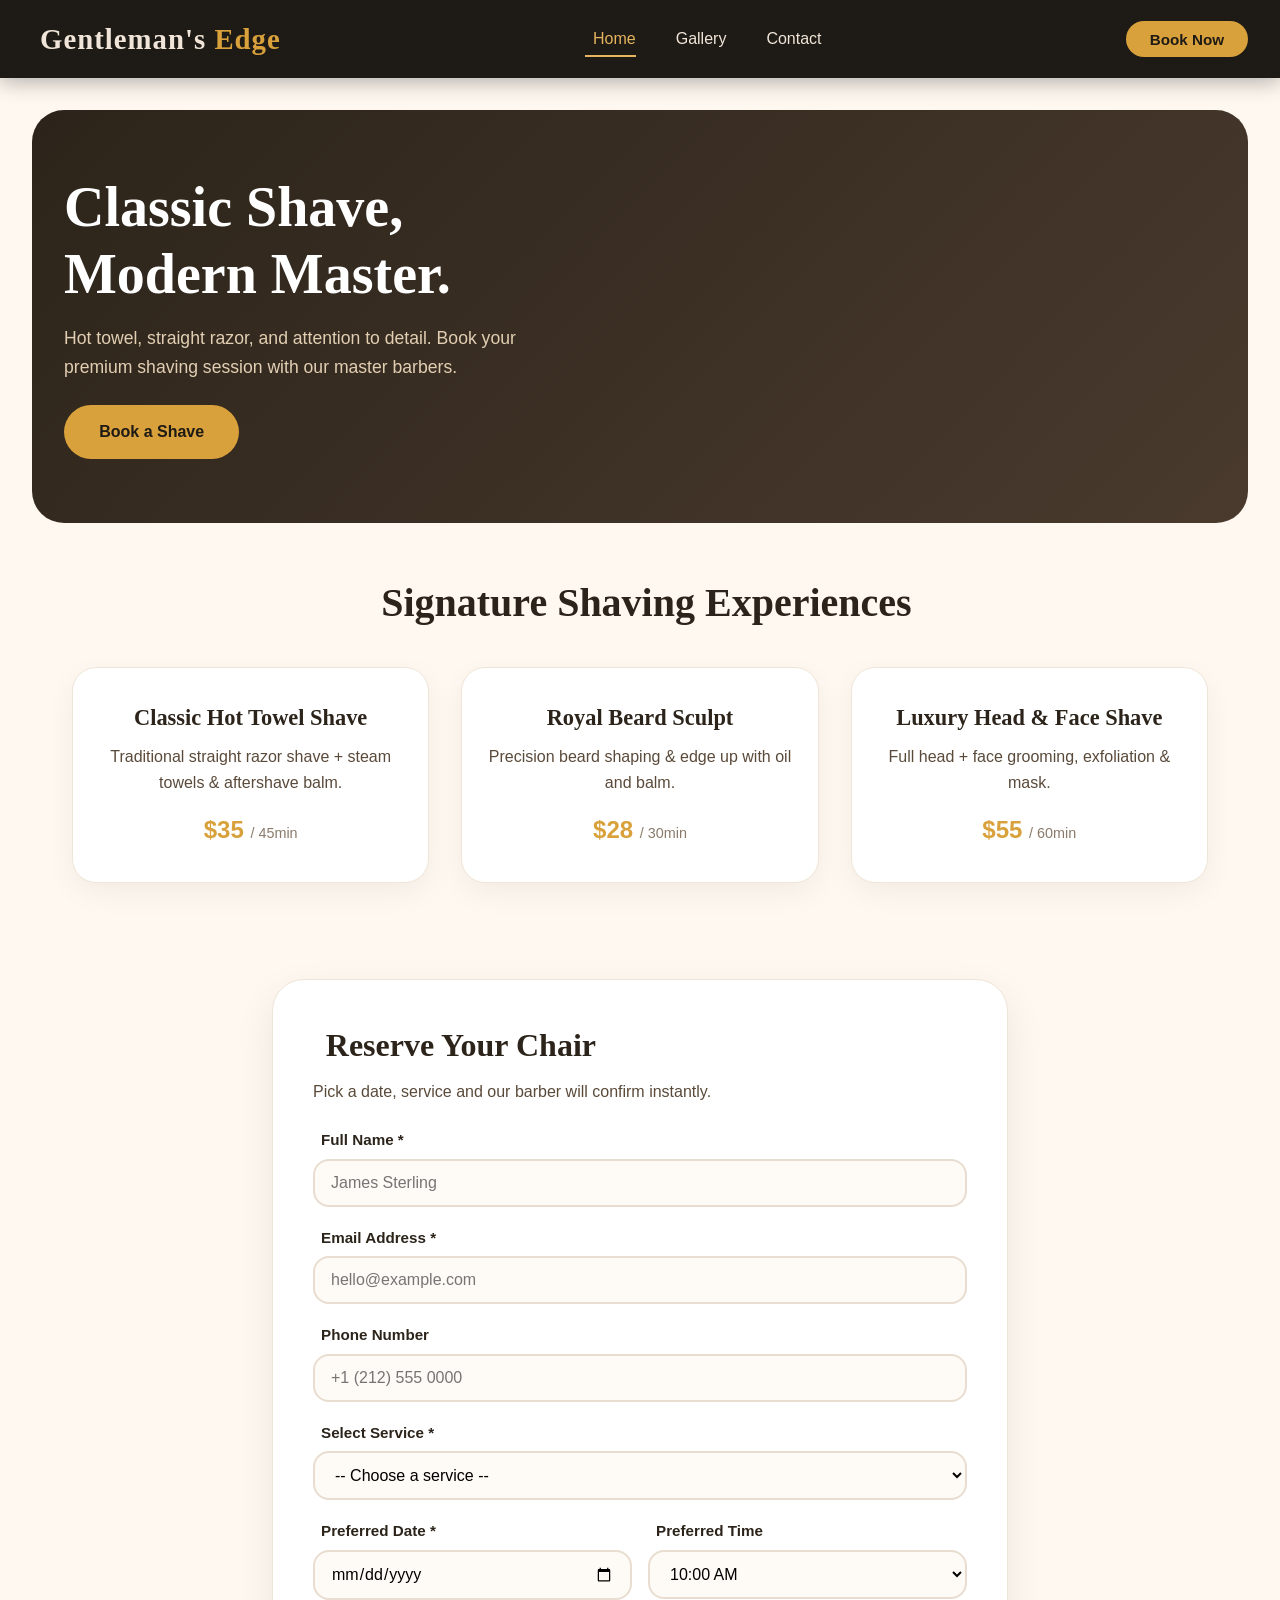
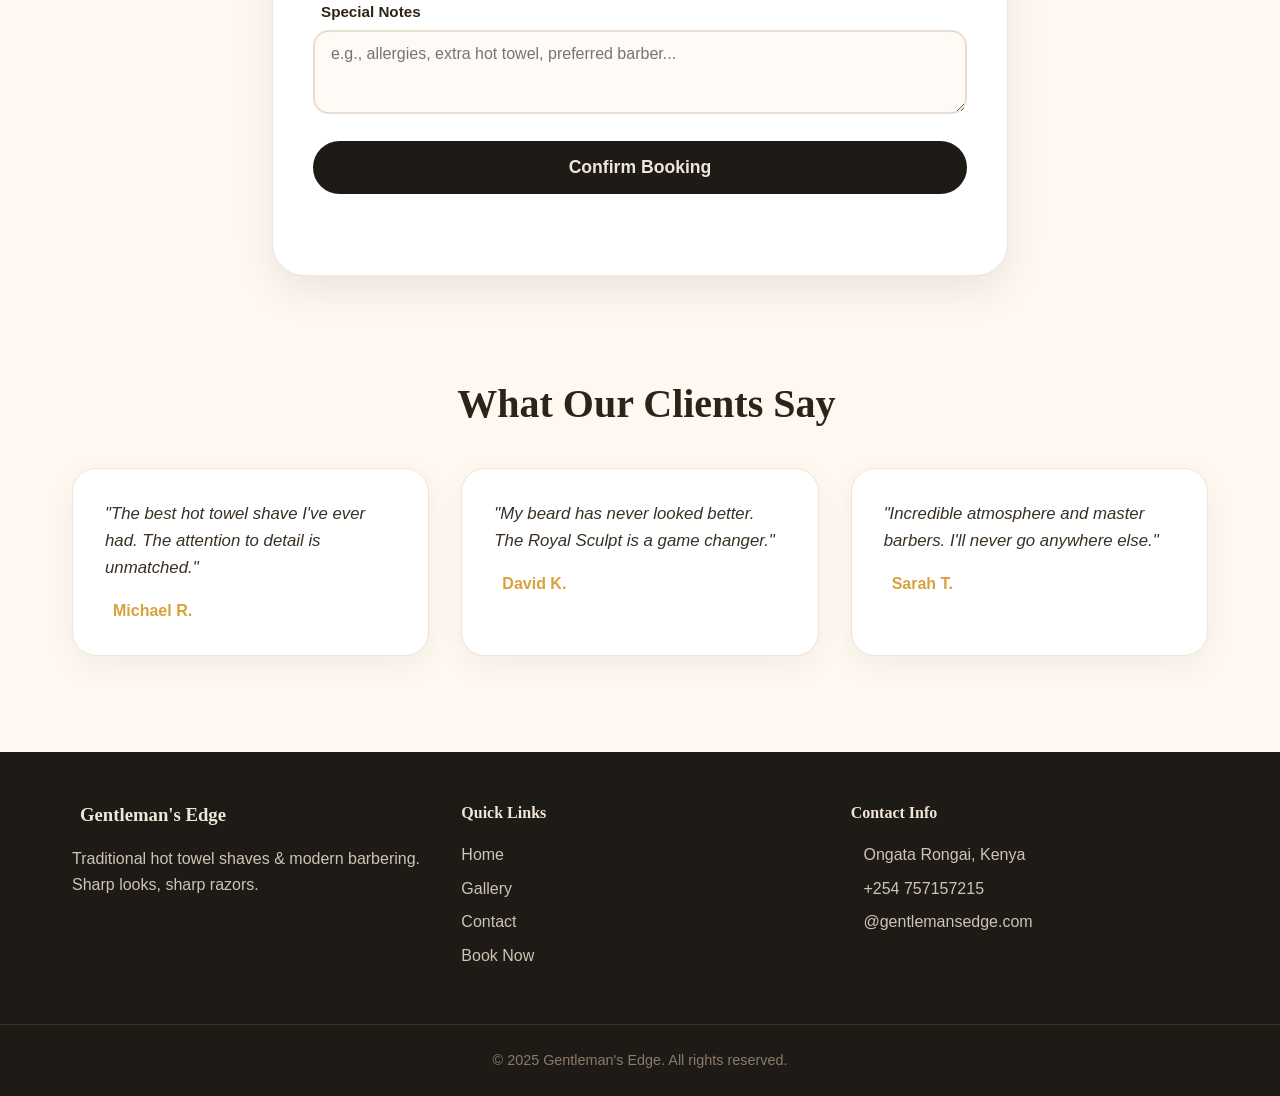
<file: index.html>
<!DOCTYPE html>
<html lang="en">
<head>
    <meta charset="UTF-8">
    <meta name="viewport" content="width=device-width, initial-scale=1.0">
    <title>Gentleman's Edge | Barber & Shaving Studio - Home</title>
    <link rel="stylesheet" href="csslab.css">
</head>
<body>
    <nav class="navbar">
        <div class="logo">
            <i class="fas fa-cut"></i> Gentleman's <span>Edge</span>
        </div>
        <ul class="nav-links">
            <li><a href="index.html" class="active"><i class="fas fa-home"></i> Home</a></li>
            <li><a href="gallery.html"><i class="fas fa-camera-retro"></i> Gallery</a></li>
            <li><a href="contact.html"><i class="fas fa-envelope"></i> Contact</a></li>
        </ul>
        <div class="nav-cta">
            <a href="#booking" class="btn-nav">Book Now</a>
        </div>
    </nav>

    <header class="hero">
        <div class="hero-content">
            <h1>Classic Shave, <br>Modern Master.</h1>
            <p>Hot towel, straight razor, and attention to detail. Book your premium shaving session with our master barbers.</p>
            <a href="#booking" class="btn btn-primary"><i class="fas fa-calendar-check"></i> Book a Shave</a>
        </div>
        <div class="hero-icon">
            <i class="fas fa-razor"></i>
        </div>
    </header>

    <section class="services">
        <h2><i class="fas fa-scroll"></i> Signature Shaving Experiences</h2>
        <div class="service-grid">
            <div class="service-card">
                <i class="fas fa-cut"></i>
                <h3>Classic Hot Towel Shave</h3>
                <p>Traditional straight razor shave + steam towels & aftershave balm.</p>
                <div class="price">$35 <span>/ 45min</span></div>
            </div>
            <div class="service-card">
                <i class="fas fa-beard"></i>
                <h3>Royal Beard Sculpt</h3>
                <p>Precision beard shaping & edge up with oil and balm.</p>
                <div class="price">$28 <span>/ 30min</span></div>
            </div>
            <div class="service-card">
                <i class="fas fa-spa"></i>
                <h3>Luxury Head & Face Shave</h3>
                <p>Full head + face grooming, exfoliation & mask.</p>
                <div class="price">$55 <span>/ 60min</span></div>
            </div>
        </div>
    </section>

    <section class="booking-section" id="booking">
        <div class="booking-card">
            <h2><i class="fas fa-calendar-check"></i> Reserve Your Chair</h2>
            <p>Pick a date, service and our barber will confirm instantly.</p>
            <form id="bookingForm" onsubmit="return storeBooking()">
                <div class="form-group">
                    <label for="fullName"><i class="fas fa-user"></i> Full Name *</label>
                    <input type="text" id="fullName" placeholder="James Sterling" required>
                </div>
                <div class="form-group">
                    <label for="emailAddr"><i class="fas fa-envelope"></i> Email Address *</label>
                    <input type="email" id="emailAddr" placeholder="hello@example.com" required>
                </div>
                <div class="form-group">
                    <label for="phoneNum"><i class="fas fa-phone"></i> Phone Number</label>
                    <input type="tel" id="phoneNum" placeholder="+1 (212) 555 0000">
                </div>
                <div class="form-group">
                    <label for="serviceChoice"><i class="fas fa-scissors"></i> Select Service *</label>
                    <select id="serviceChoice" required>
                        <option value="">-- Choose a service --</option>
                        <option>Classic Hot Towel Shave - $35</option>
                        <option>Royal Beard Sculpt - $28</option>
                        <option>Luxury Head & Face Shave - $55</option>
                    </select>
                </div>
                <div class="form-row">
                    <div class="form-group half">
                        <label for="sessionDate"><i class="fas fa-calendar-day"></i> Preferred Date *</label>
                        <input type="date" id="sessionDate" required>
                    </div>
                    <div class="form-group half">
                        <label for="timeSlot"><i class="fas fa-clock"></i> Preferred Time</label>
                        <select id="timeSlot">
                            <option>10:00 AM</option>
                            <option>11:30 AM</option>
                            <option>1:00 PM</option>
                            <option>2:30 PM</option>
                            <option>4:00 PM</option>
                            <option>5:30 PM</option>
                        </select>
                    </div>
                </div>
                <div class="form-group">
                    <label for="notes"><i class="fas fa-pencil-alt"></i> Special Notes</label>
                    <textarea id="notes" rows="3" placeholder="e.g., allergies, extra hot towel, preferred barber..."></textarea>
                </div>
                <button type="submit" class="btn btn-submit"><i class="fas fa-check-circle"></i> Confirm Booking</button>
                <div id="bookingStatusMsg"></div>
            </form>
        </div>
    </section>

    <section class="testimonials">
        <h2><i class="fas fa-quote-left"></i> What Our Clients Say</h2>
        <div class="testimonial-grid">
            <div class="testimonial-card">
                <p>"The best hot towel shave I've ever had. The attention to detail is unmatched."</p>
                <div class="client"><i class="fas fa-user-circle"></i> Michael R.</div>
            </div>
            <div class="testimonial-card">
                <p>"My beard has never looked better. The Royal Sculpt is a game changer."</p>
                <div class="client"><i class="fas fa-user-circle"></i> David K.</div>
            </div>
            <div class="testimonial-card">
                <p>"Incredible atmosphere and master barbers. I'll never go anywhere else."</p>
                <div class="client"><i class="fas fa-user-circle"></i> Sarah T.</div>
            </div>
        </div>
    </section>

    <footer class="footer">
        <div class="footer-content">
            <div class="footer-section">
                <h3><i class="fas fa-cut"></i> Gentleman's Edge</h3>
                <p>Traditional hot towel shaves & modern barbering. Sharp looks, sharp razors.</p>
            </div>
            <div class="footer-section">
                <h4>Quick Links</h4>
                <ul>
                    <li><a href="index.html">Home</a></li>
                    <li><a href="gallery.html">Gallery</a></li>
                    <li><a href="contact.html">Contact</a></li>
                    <li><a href="#booking">Book Now</a></li>
                </ul>
            </div>
            <div class="footer-section">
                <h4>Contact Info</h4>
                <p><i class="fas fa-map-marker-alt"></i> Ongata Rongai, Kenya</p>
                <p><i class="fas fa-phone"></i> +254 757157215</p>
                <p><i class="fas fa-envelope"></i> @gentlemansedge.com</p>
            </div>
        </div>
        <div class="footer-bottom">
            <p>&copy; 2025 Gentleman's Edge. All rights reserved.</p>
        </div>
    </footer>

    
    <script src="script.js"></script>
</body>
</html>
</file>
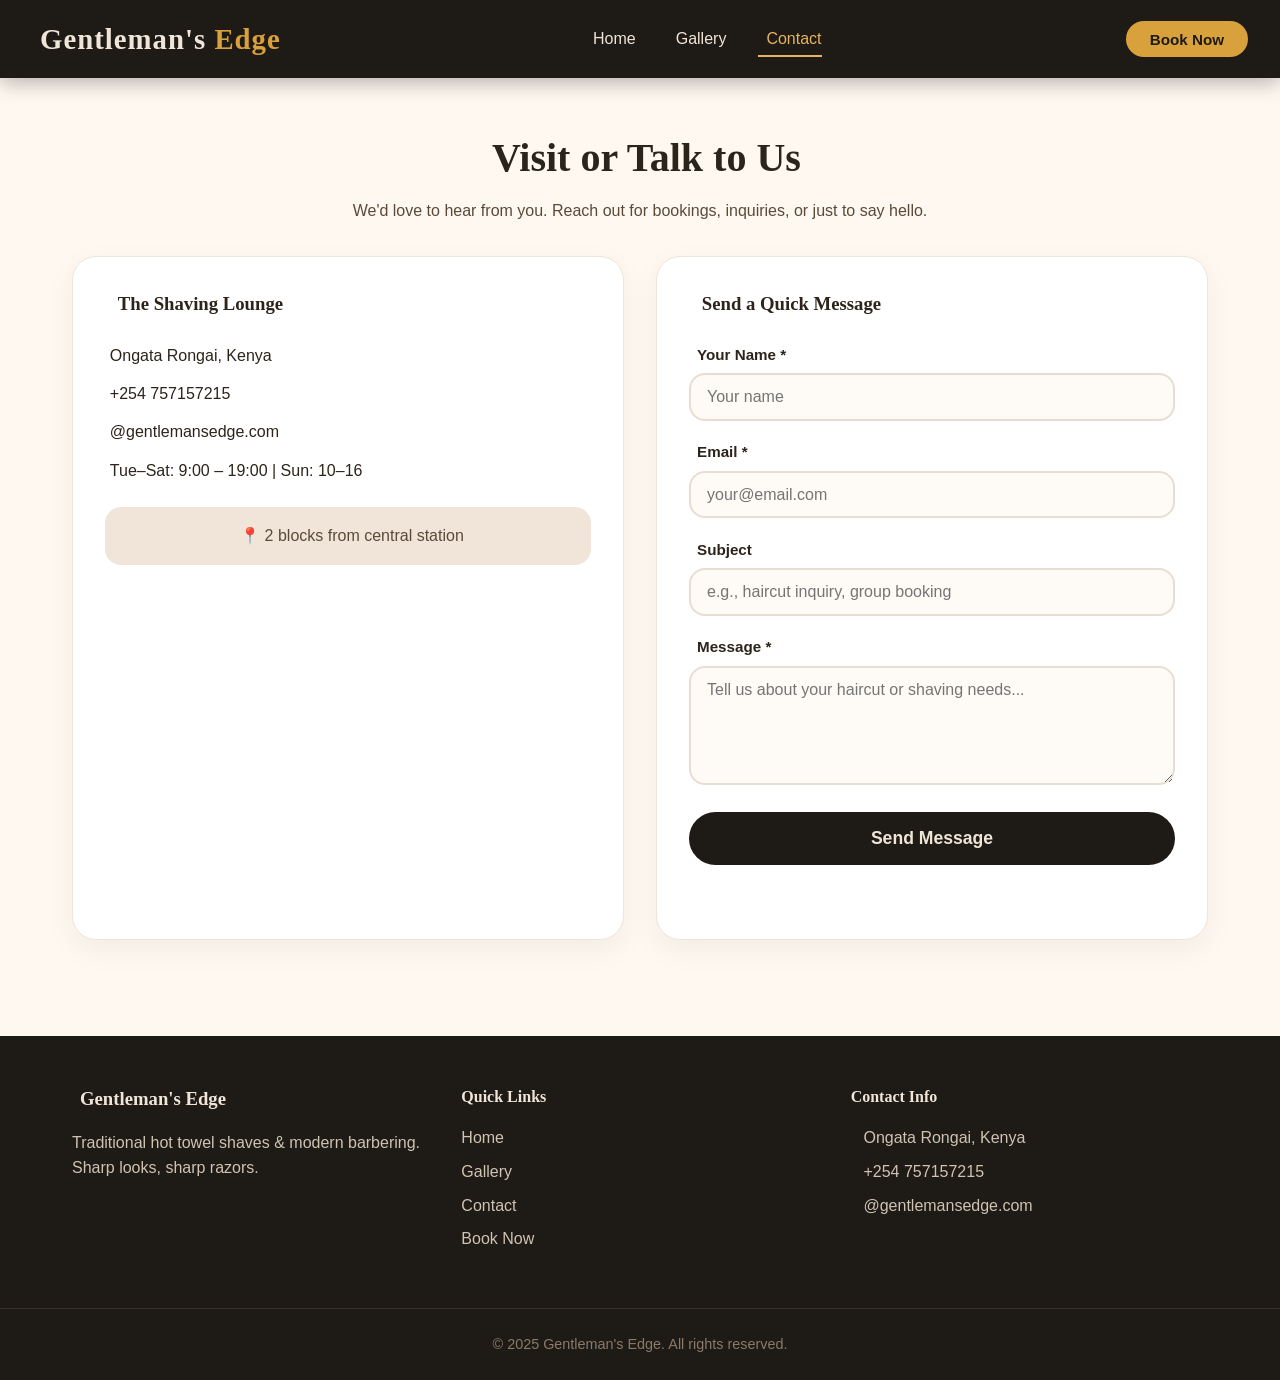
<file: contact.html>
<!DOCTYPE html>
<html lang="en">
<head>
    <meta charset="UTF-8">
    <meta name="viewport" content="width=device-width, initial-scale=1.0">
    <title>Gentleman's Edge | Contact</title>
    <link rel="stylesheet" href="csslab.css">
</head>
<body>

    <nav class="navbar">
        <div class="logo">
            <i class="fas fa-cut"></i> Gentleman's <span>Edge</span>
        </div>
        <ul class="nav-links">
            <li><a href="index.html"><i class="fas fa-home"></i> Home</a></li>
            <li><a href="gallery.html"><i class="fas fa-camera-retro"></i> Gallery</a></li>
            <li><a href="contact.html" class="active"><i class="fas fa-envelope"></i> Contact</a></li>
        </ul>
        <div class="nav-cta">
            <a href="index.html#booking" class="btn-nav">Book Now</a>
        </div>
    </nav>

    <section class="contact-section">
        <h2><i class="fas fa-address-card"></i> Visit or Talk to Us</h2>
        <p style="text-align: center; color: #5a4a3a; margin-bottom: 2rem;">We'd love to hear from you. Reach out for bookings, inquiries, or just to say hello.</p>
        
        <div class="contact-grid">
            <div class="contact-info-card">
                <h3><i class="fas fa-map-marker-alt"></i> The Shaving Lounge</h3>
                <p><i class="fas fa-map-pin"></i> Ongata Rongai, Kenya</p>
                <p><i class="fas fa-phone"></i> +254 757157215</p>
                <p><i class="fas fa-envelope"></i> @gentlemansedge.com</p>
                <p><i class="fas fa-clock"></i> Tue–Sat: 9:00 – 19:00 | Sun: 10–16</p>
                <div class="map-placeholder">
                    <i class="fas fa-map"></i> 📍 2 blocks from central station
                </div>
                
            </div>
            <div class="contact-form-card">
                <h3><i class="fas fa-paper-plane"></i> Send a Quick Message</h3>
                <form id="contactForm" onsubmit="return storeContactMessage()">
                    <div class="form-group">
                        <label for="contactName"><i class="fas fa-user"></i> Your Name *</label>
                        <input type="text" id="contactName" placeholder="Your name" required>
                    </div>
                    <div class="form-group">
                        <label for="contactEmail"><i class="fas fa-envelope"></i> Email *</label>
                        <input type="email" id="contactEmail" placeholder="your@email.com" required>
                    </div>
                    <div class="form-group">
                        <label for="contactSubject"><i class="fas fa-tag"></i> Subject</label>
                        <input type="text" id="contactSubject" placeholder="e.g., haircut inquiry, group booking">
                    </div>
                    <div class="form-group">
                        <label for="contactMsg"><i class="fas fa-pencil-alt"></i> Message *</label>
                        <textarea id="contactMsg" rows="5" placeholder="Tell us about your haircut or shaving needs..." required></textarea>
                    </div>
                    <button type="submit" class="btn btn-submit"><i class="fas fa-paper-plane"></i> Send Message</button>
                    <div id="contactStatusMsg" style="margin-top: 1rem;"></div>
                </form>
            </div>
        </div>
    </section>

    <footer class="footer">
        <div class="footer-content">
            <div class="footer-section">
                <h3><i class="fas fa-cut"></i> Gentleman's Edge</h3>
                <p>Traditional hot towel shaves & modern barbering. Sharp looks, sharp razors.</p>
            </div>
            <div class="footer-section">
                <h4>Quick Links</h4>
                <ul>
                    <li><a href="index.html">Home</a></li>
                    <li><a href="gallery.html">Gallery</a></li>
                    <li><a href="contact.html">Contact</a></li>
                    <li><a href="index.html#booking">Book Now</a></li>
                </ul>
            </div>
            <div class="footer-section">
                <h4>Contact Info</h4>
                <p><i class="fas fa-map-marker-alt"></i> Ongata Rongai, Kenya</p>
                <p><i class="fas fa-phone"></i> +254 757157215</p>
                <p><i class="fas fa-envelope"></i>@gentlemansedge.com</p>
            </div>
        </div>
        <div class="footer-bottom">
            <p>&copy; 2025 Gentleman's Edge. All rights reserved.</p>
        </div>
    </footer>

    <script src="script.js"></script>
</body>
</html>
</file>
<file: csslab.css>
* {
    margin: 0;
    padding: 0;
    box-sizing: border-box;
}

body {
    font-family: 'Inter', sans-serif;
    background: #fef8f0;
    color: #2c241a;
    line-height: 1.6;
}

h1, h2, h3, h4, .logo {
    font-family: 'Playfair Display', serif;
}

a {
    text-decoration: none;
    color: inherit;
}

/* ===== NAVIGATION BAR (Flexbox) ===== */
.navbar {
    background: #1e1a15;
    color: #f0e5d8;
    padding: 1rem 2rem;
    display: flex;
    justify-content: space-between;
    align-items: center;
    flex-wrap: wrap;
    gap: 1rem;
    position: sticky;
    top: 0;
    z-index: 1000;
    box-shadow: 0 4px 20px rgba(0,0,0,0.3);
}

.logo {
    font-size: 1.8rem;
    font-weight: 700;
    letter-spacing: 1px;
}
.logo span {
    color: #d9a13b;
}
.logo i {
    color: #d9a13b;
    margin-right: 0.5rem;
}

.nav-links {
    display: flex;
    list-style: none;
    gap: 2rem;
    align-items: center;
}
.nav-links a {
    color: #f0e5d8;
    font-weight: 500;
    padding: 0.5rem 0;
    transition: 0.3s;
    border-bottom: 2px solid transparent;
    font-size: 1rem;
}
.nav-links a:hover,
.nav-links a.active {
    color: #e6b45e;
    border-bottom-color: #e6b45e;
}
.nav-links a i {
    margin-right: 0.5rem;
}

.btn-nav {
    background: #d9a13b;
    color: #1e1a15;
    padding: 0.6rem 1.5rem;
    border-radius: 30px;
    font-weight: 600;
    transition: 0.3s;
    font-size: 0.95rem;
}
.btn-nav:hover {
    background: #c2862a;
    transform: scale(1.05);
}

/* ===== BUTTONS ===== */
.btn {
    display: inline-block;
    padding: 0.9rem 2.2rem;
    border-radius: 40px;
    font-weight: 600;
    transition: 0.3s;
    border: none;
    cursor: pointer;
    font-family: 'Inter', sans-serif;
}
.btn-primary {
    background: #d9a13b;
    color: #1e1a15;
}
.btn-primary:hover {
    background: #c2862a;
    transform: translateY(-2px);
    box-shadow: 0 8px 25px rgba(217, 161, 59, 0.3);
}
.btn-submit {
    background: #1e1a15;
    color: #f0e5d8;
    width: 100%;
    padding: 1rem;
    font-size: 1.1rem;
}
.btn-submit:hover {
    background: #3a2f24;
    transform: translateY(-2px);
    box-shadow: 0 8px 25px rgba(0,0,0,0.2);
}

/* ===== HERO SECTION ===== */
.hero {
    background: linear-gradient(135deg, #2c241a 0%, #4a3a2e 100%);
    color: white;
    padding: 4rem 2rem;
    margin: 2rem 2rem 0;
    border-radius: 2rem;
    display: flex;
    justify-content: space-between;
    align-items: center;
    flex-wrap: wrap;
    gap: 2rem;
}
.hero-content {
    flex: 1;
    min-width: 280px;
}
.hero-content h1 {
    font-size: 3.5rem;
    line-height: 1.2;
    margin-bottom: 1rem;
}
.hero-content p {
    font-size: 1.1rem;
    color: #e2cfb3;
    max-width: 500px;
    margin-bottom: 1.5rem;
}
.hero-icon {
    font-size: 6rem;
    color: #d9a13b;
    opacity: 0.8;
    animation: float 3s ease-in-out infinite;
}
@keyframes float {
    0%, 100% { transform: translateY(0); }
    50% { transform: translateY(-15px); }
}

/* ===== SERVICES ===== */
.services {
    padding: 3rem 2rem;
    max-width: 1200px;
    margin: 0 auto;
}
.services h2 {
    text-align: center;
    font-size: 2.5rem;
    margin-bottom: 2rem;
    color: #2c241a;
}
.services h2 i {
    color: #d9a13b;
    margin-right: 0.8rem;
}

.service-grid {
    display: grid;
    grid-template-columns: repeat(auto-fit, minmax(280px, 1fr));
    gap: 2rem;
}
.service-card {
    background: white;
    border-radius: 1.5rem;
    padding: 2rem 1.5rem;
    text-align: center;
    box-shadow: 0 10px 30px rgba(0,0,0,0.05);
    transition: 0.3s;
    border: 1px solid #f0e5d8;
}
.service-card:hover {
    transform: translateY(-8px);
    box-shadow: 0 20px 40px rgba(0,0,0,0.1);
}
.service-card i {
    font-size: 3rem;
    color: #d9a13b;
    margin-bottom: 1rem;
}
.service-card h3 {
    font-size: 1.4rem;
    margin-bottom: 0.5rem;
}
.service-card p {
    color: #5a4a3a;
    margin-bottom: 1rem;
}
.price {
    font-size: 1.5rem;
    font-weight: 700;
    color: #d9a13b;
}
.price span {
    font-size: 0.9rem;
    font-weight: 400;
    color: #8a7a6a;
}

/* ===== BOOKING SECTION ===== */
.booking-section {
    padding: 3rem 2rem;
    max-width: 800px;
    margin: 0 auto;
}
.booking-card {
    background: white;
    border-radius: 2rem;
    padding: 2.5rem;
    box-shadow: 0 15px 40px rgba(0,0,0,0.08);
    border: 1px solid #f0e5d8;
}
.booking-card h2 {
    font-size: 2rem;
    margin-bottom: 0.5rem;
}
.booking-card h2 i {
    color: #d9a13b;
    margin-right: 0.8rem;
}
.booking-card > p {
    color: #5a4a3a;
    margin-bottom: 1.5rem;
}

/* ===== FORMS ===== */
.form-group {
    margin-bottom: 1.2rem;
}
.form-group label {
    display: block;
    font-weight: 600;
    margin-bottom: 0.4rem;
    font-size: 0.95rem;
}
.form-group label i {
    color: #d9a13b;
    margin-right: 0.5rem;
    width: 1.2rem;
}
.form-group input,
.form-group select,
.form-group textarea {
    width: 100%;
    padding: 0.8rem 1rem;
    border: 2px solid #e8ddd0;
    border-radius: 1rem;
    background: #fefaf5;
    font-family: 'Inter', sans-serif;
    transition: 0.3s;
    font-size: 1rem;
}
.form-group input:focus,
.form-group select:focus,
.form-group textarea:focus {
    outline: none;
    border-color: #d9a13b;
    box-shadow: 0 0 0 4px rgba(217, 161, 59, 0.1);
}
.form-group textarea {
    resize: vertical;
    min-height: 80px;
}

.form-row {
    display: grid;
    grid-template-columns: 1fr 1fr;
    gap: 1rem;
}
.form-group.half {
    margin-bottom: 0;
}

#bookingStatusMsg,
#contactStatusMsg {
    margin-top: 1rem;
    padding: 0.8rem;
    border-radius: 1rem;
    font-weight: 500;
}
.msg-success {
    background: #e8f5e8;
    color: #1a6e1a;
    border-left: 4px solid #2b7a2b;
}
.msg-error {
    background: #fde8e8;
    color: #a13333;
    border-left: 4px solid #b33;
}

/* ===== TESTIMONIALS ===== */
.testimonials {
    padding: 3rem 2rem;
    max-width: 1200px;
    margin: 0 auto;
}
.testimonials h2 {
    text-align: center;
    font-size: 2.5rem;
    margin-bottom: 2rem;
}
.testimonials h2 i {
    color: #d9a13b;
    margin-right: 0.8rem;
}

.testimonial-grid {
    display: grid;
    grid-template-columns: repeat(auto-fit, minmax(280px, 1fr));
    gap: 2rem;
}
.testimonial-card {
    background: white;
    padding: 2rem;
    border-radius: 1.5rem;
    box-shadow: 0 10px 30px rgba(0,0,0,0.05);
    border: 1px solid #f0e5d8;
    transition: 0.3s;
}
.testimonial-card:hover {
    transform: translateY(-5px);
    box-shadow: 0 15px 35px rgba(0,0,0,0.1);
}
.testimonial-card p {
    font-style: italic;
    font-size: 1.05rem;
    margin-bottom: 1rem;
    color: #3a3025;
}
.testimonial-card .client {
    font-weight: 600;
    color: #d9a13b;
}
.testimonial-card .client i {
    margin-right: 0.5rem;
}

/* ===== GALLERY SECTION ===== */
.gallery-section {
    padding: 3rem 2rem;
    max-width: 1200px;
    margin: 0 auto;
}
.gallery-section h2 {
    text-align: center;
    font-size: 2.5rem;
    margin-bottom: 0.5rem;
}
.gallery-section h2 i {
    color: #d9a13b;
    margin-right: 0.8rem;
}

.gallery-grid {
    display: grid;
    grid-template-columns: repeat(auto-fit, minmax(280px, 1fr));
    gap: 2rem;
}

/* ===== FLIP CARDS ===== */
.flip-card {
    background-color: transparent;
    height: 340px;
    perspective: 1000px;
    cursor: pointer;
}

.flip-card-inner {
    position: relative;
    width: 100%;
    height: 100%;
    transition: transform 0.6s;
    transform-style: preserve-3d;
}

.flip-card:hover .flip-card-inner {
    transform: rotateY(180deg);
}

.flip-card-front, .flip-card-back {
    position: absolute;
    width: 100%;
    height: 100%;
    backface-visibility: hidden;
    border-radius: 1.5rem;
    overflow: hidden;
    box-shadow: 0 10px 30px rgba(0,0,0,0.1);
}

.flip-card-front {
    background: white;
    border: 1px solid #f0e5d8;
}

.flip-card-front img {
    width: 100%;
    height: 250px;
    object-fit: cover;
    display: block;
}

.card-caption {
    padding: 1rem;
    text-align: center;
    background: white;
}
.card-caption h3 {
    font-size: 1.1rem;
    color: #2c241a;
}

.flip-card-back {
    background: #1e1a15;
    color: #f0e5d8;
    transform: rotateY(180deg);
    padding: 1.5rem;
    display: flex;
    align-items: center;
    justify-content: center;
}

.card-back-content {
    text-align: center;
    padding: 0.5rem;
}
.card-back-content i {
    font-size: 3rem;
    color: #d9a13b;
    margin-bottom: 1rem;
    display: block;
}
.card-back-content h3 {
    font-size: 1.4rem;
    margin-bottom: 0.5rem;
    color: #e6b45e;
}
.card-back-content p {
    color: #cfc3b4;
    font-size: 0.95rem;
}

/* ===== CONTACT SECTION ===== */
.contact-section {
    padding: 3rem 2rem;
    max-width: 1200px;
    margin: 0 auto;
}
.contact-section h2 {
    text-align: center;
    font-size: 2.5rem;
    margin-bottom: 0.5rem;
}
.contact-section h2 i {
    color: #d9a13b;
    margin-right: 0.8rem;
}

.contact-grid {
    display: grid;
    grid-template-columns: 1fr 1fr;
    gap: 2rem;
}

.contact-info-card {
    background: white;
    padding: 2rem;
    border-radius: 1.5rem;
    box-shadow: 0 10px 30px rgba(0,0,0,0.05);
    border: 1px solid #f0e5d8;
}
.contact-info-card h3 {
    margin-bottom: 1.5rem;
    color: #2c241a;
}
.contact-info-card h3 i {
    color: #d9a13b;
    margin-right: 0.8rem;
}
.contact-info-card p {
    margin-bottom: 0.8rem;
}
.contact-info-card p i {
    color: #d9a13b;
    width: 1.5rem;
    margin-right: 0.3rem;
}

.map-placeholder {
    background: #f0e5d8;
    padding: 1rem;
    border-radius: 1rem;
    text-align: center;
    color: #5a4a3a;
    margin-top: 1.5rem;
}
.map-placeholder i {
    margin-right: 0.5rem;
}

.contact-form-card {
    background: white;
    padding: 2rem;
    border-radius: 1.5rem;
    box-shadow: 0 10px 30px rgba(0,0,0,0.05);
    border: 1px solid #f0e5d8;
}
.contact-form-card h3 {
    margin-bottom: 1.5rem;
}
.contact-form-card h3 i {
    color: #d9a13b;
    margin-right: 0.8rem;
}

/* ===== FOOTER ===== */
.footer {
    background: #1e1a15;
    color: #cfc3b4;
    margin-top: 3rem;
}
.footer-content {
    max-width: 1200px;
    margin: 0 auto;
    padding: 3rem 2rem;
    display: grid;
    grid-template-columns: repeat(auto-fit, minmax(250px, 1fr));
    gap: 2rem;
}
.footer-section h3,
.footer-section h4 {
    color: #f0e5d8;
    margin-bottom: 1rem;
}
.footer-section h3 i {
    color: #d9a13b;
    margin-right: 0.5rem;
}
.footer-section p {
    margin-bottom: 0.5rem;
}
.footer-section p i {
    color: #d9a13b;
    margin-right: 0.8rem;
    width: 1.2rem;
}
.footer-section ul {
    list-style: none;
}
.footer-section ul li {
    margin-bottom: 0.5rem;
}
.footer-section ul a:hover {
    color: #e6b45e;
}

.social-icons {
    display: flex;
    gap: 1rem;
    margin-top: 1rem;
}
.social-icons a {
    display: inline-flex;
    align-items: center;
    justify-content: center;
    width: 40px;
    height: 40px;
    background: #3a2f24;
    border-radius: 50%;
    transition: 0.3s;
    color: #f0e5d8;
}
.social-icons a:hover {
    background: #d9a13b;
    color: #1e1a15;
    transform: translateY(-3px);
}

.footer-bottom {
    text-align: center;
    padding: 1.5rem;
    border-top: 1px solid #3a2f24;
    font-size: 0.9rem;
    color: #8a7a6a;
}

/* ===== RESPONSIVE DESIGN ===== */
@media (max-width: 768px) {
    .navbar {
        flex-direction: column;
        align-items: stretch;
        text-align: center;
    }
    .nav-links {
        justify-content: center;
        flex-wrap: wrap;
        gap: 1rem;
    }
    .nav-cta {
        text-align: center;
    }
    .hero {
        flex-direction: column;
        text-align: center;
        margin: 1rem;
        padding: 2rem 1.5rem;
    }
    .hero-content h1 {
        font-size: 2.5rem;
    }
    .hero-content p {
        margin-left: auto;
        margin-right: auto;
    }
    .hero-icon {
        font-size: 4rem;
    }
    .form-row {
        grid-template-columns: 1fr;
    }
    .booking-card {
        padding: 1.5rem;
    }
    .contact-grid {
        grid-template-columns: 1fr;
    }
    .footer-content {
        grid-template-columns: 1fr;
        text-align: center;
    }
    .social-icons {
        justify-content: center;
    }
}

@media (max-width: 480px) {
    .hero-content h1 {
        font-size: 2rem;
    }
    .service-grid,
    .testimonial-grid,
    .gallery-grid {
        grid-template-columns: 1fr;
    }
    .flip-card {
        height: 320px;
    }
}
</file>
